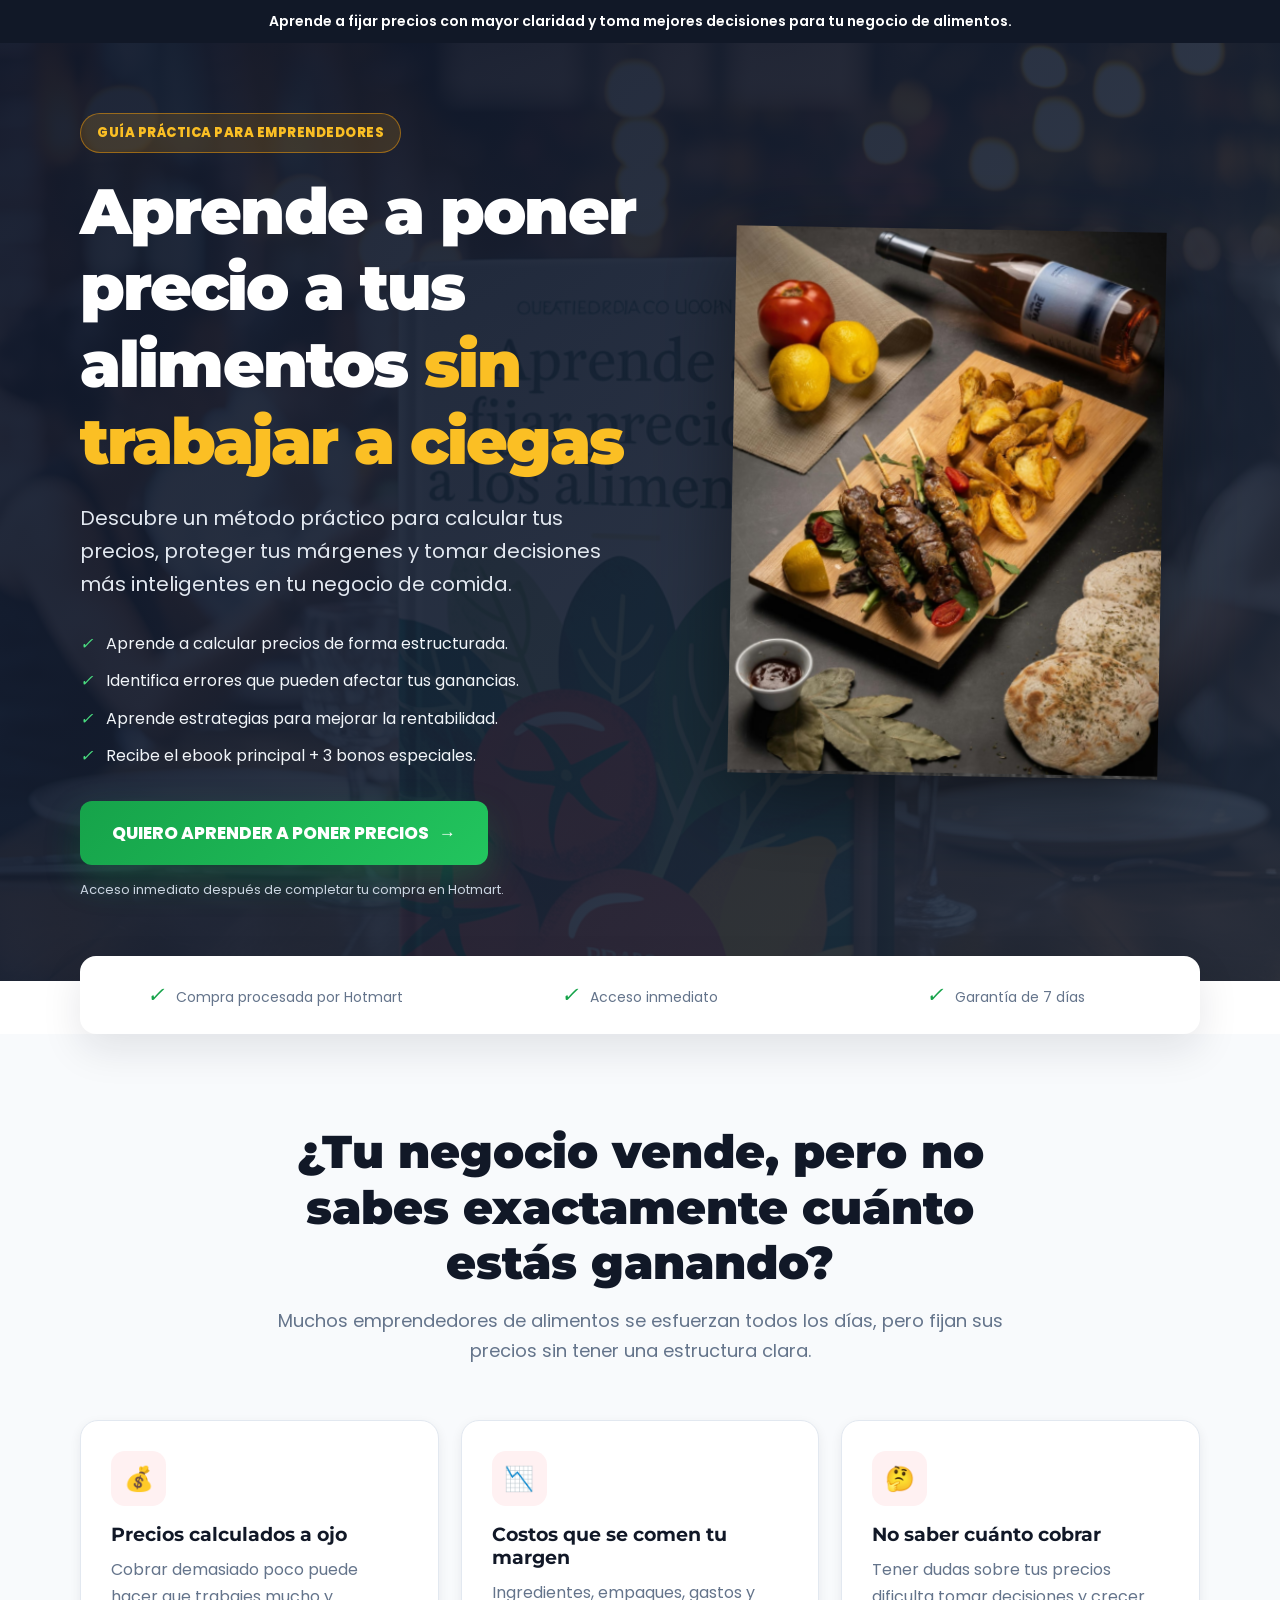
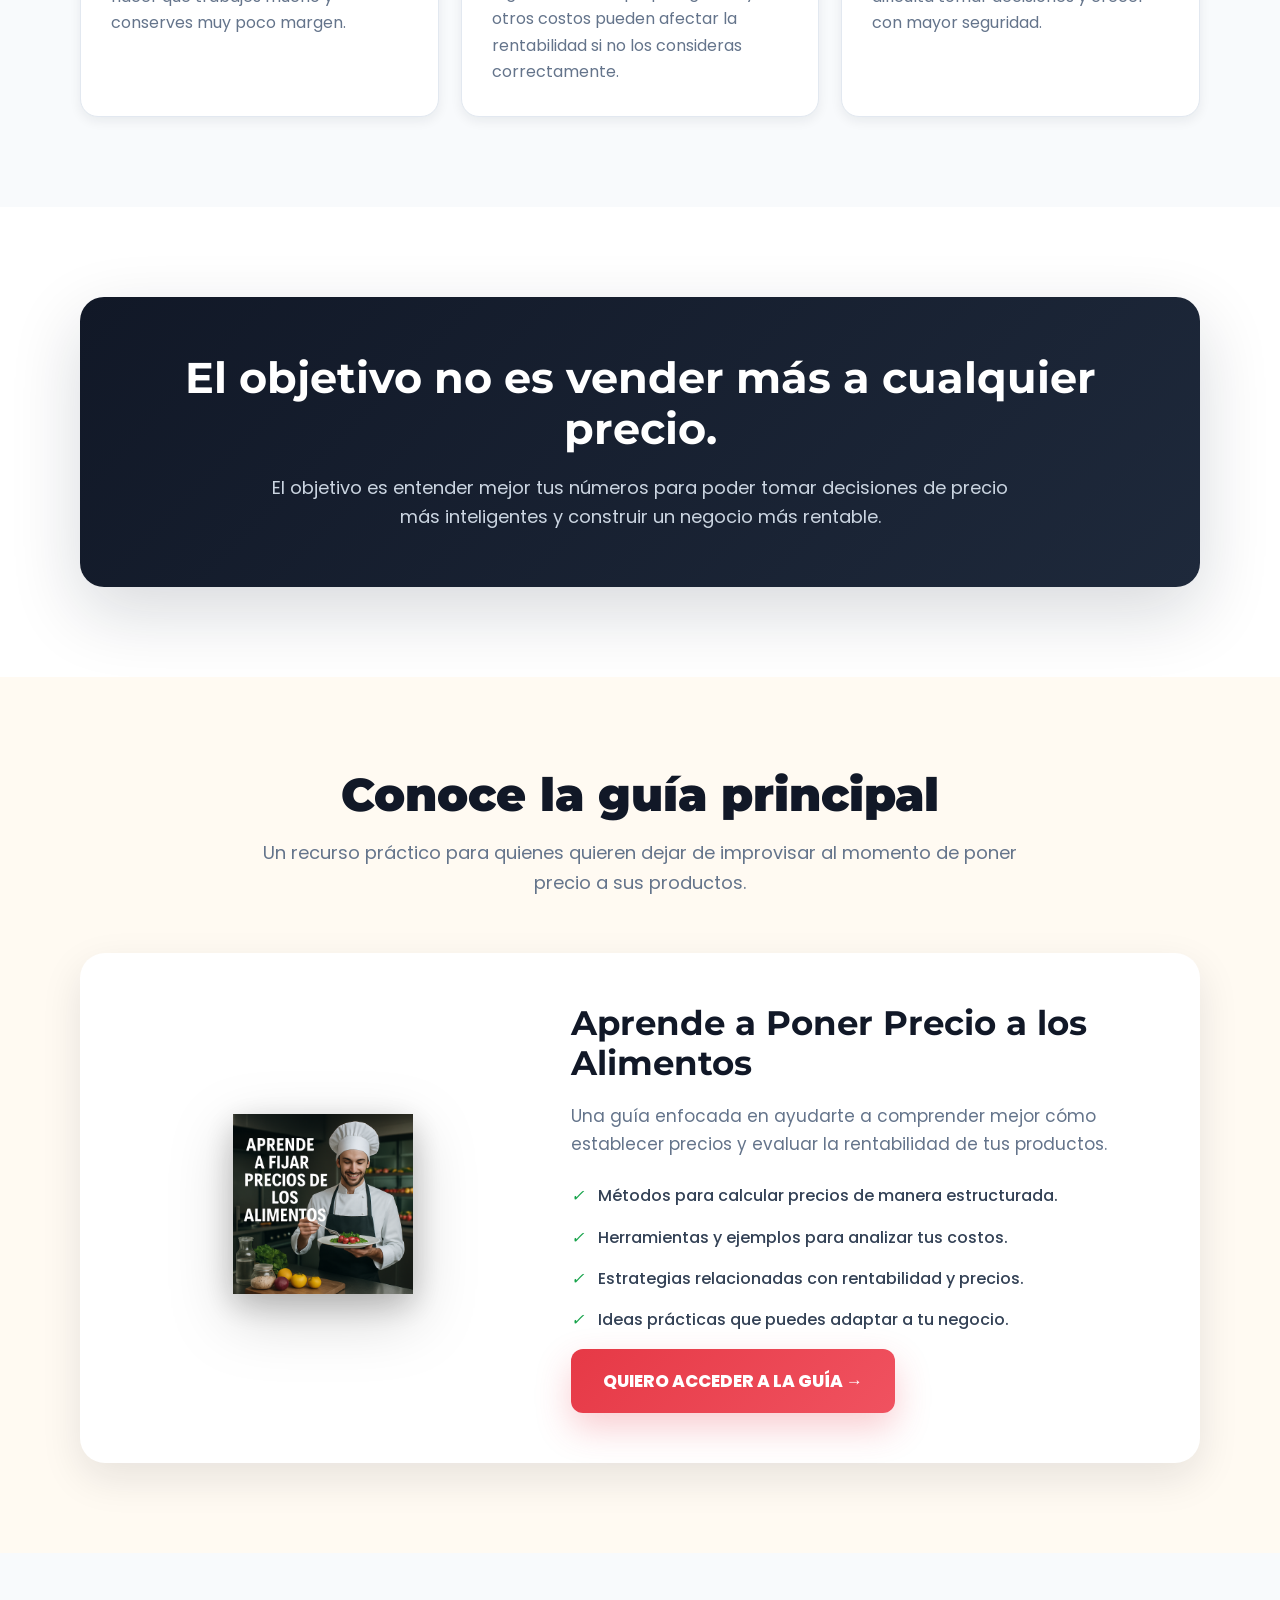
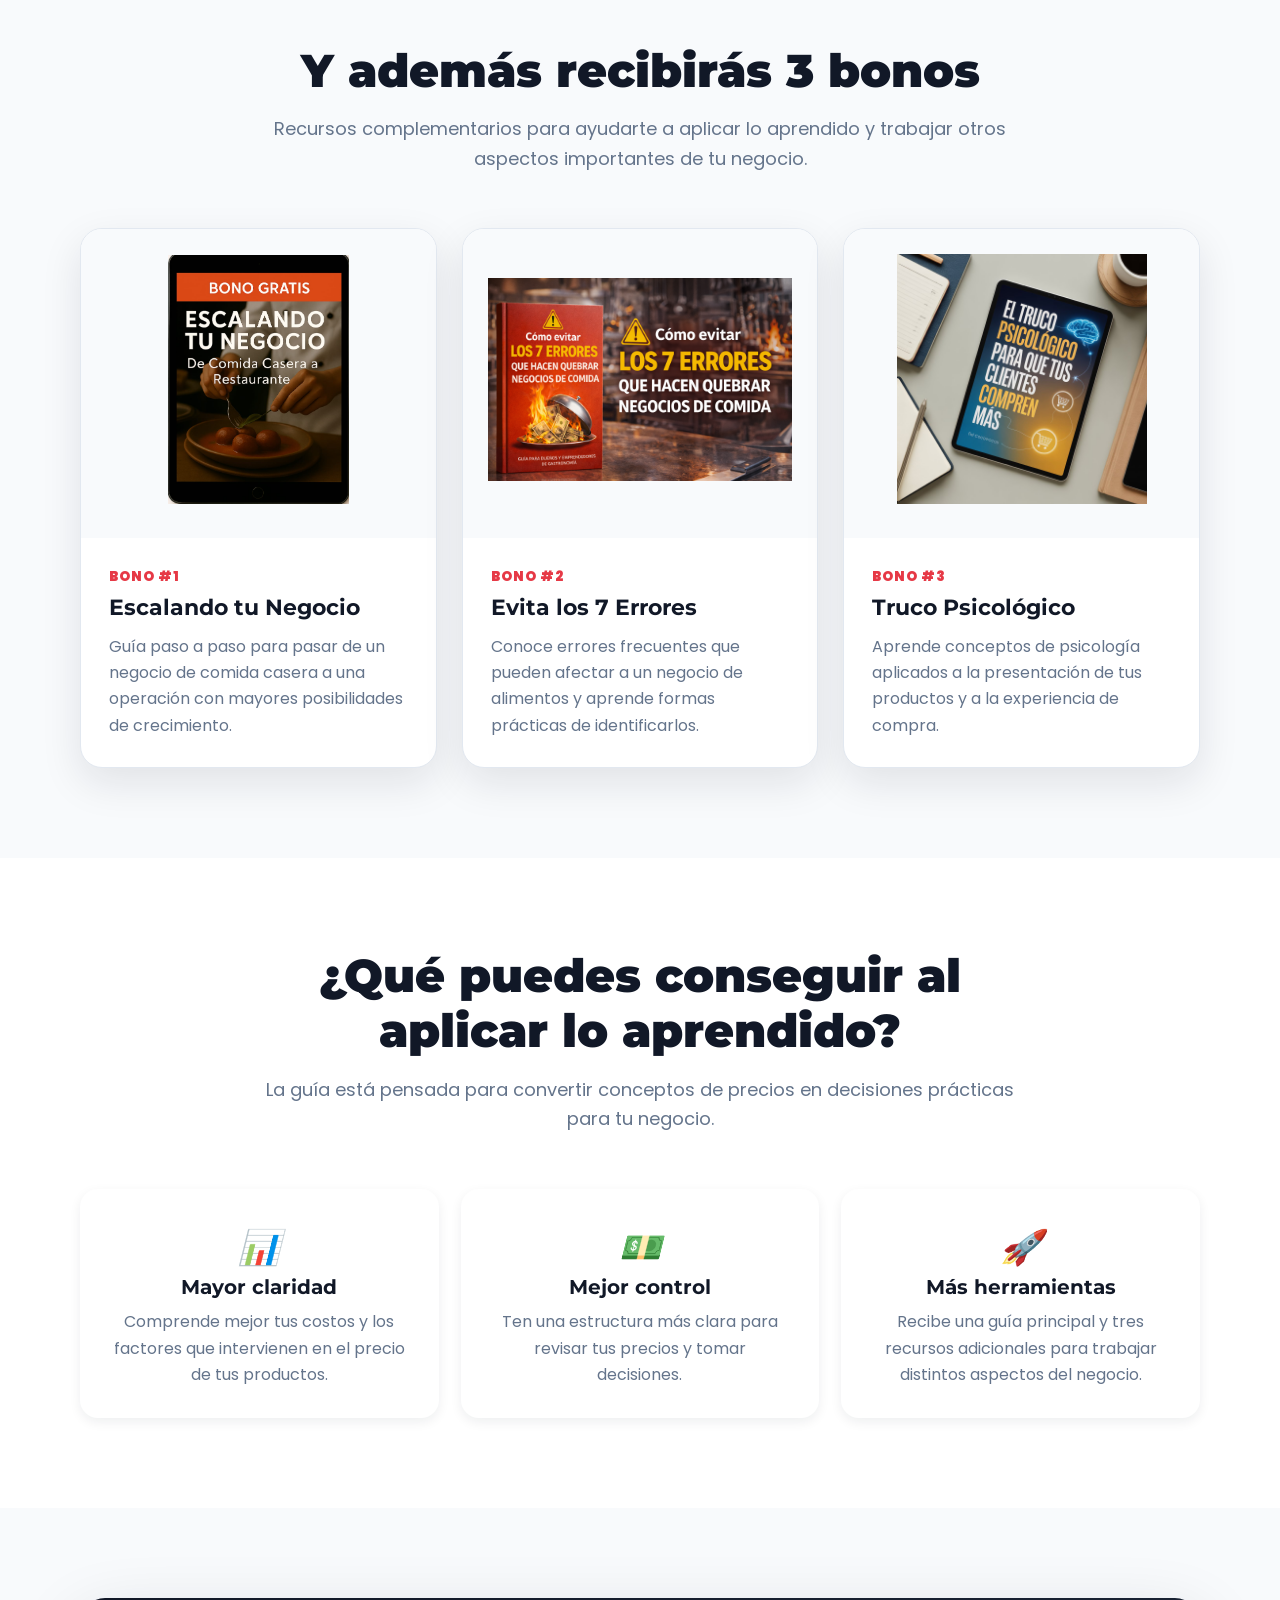
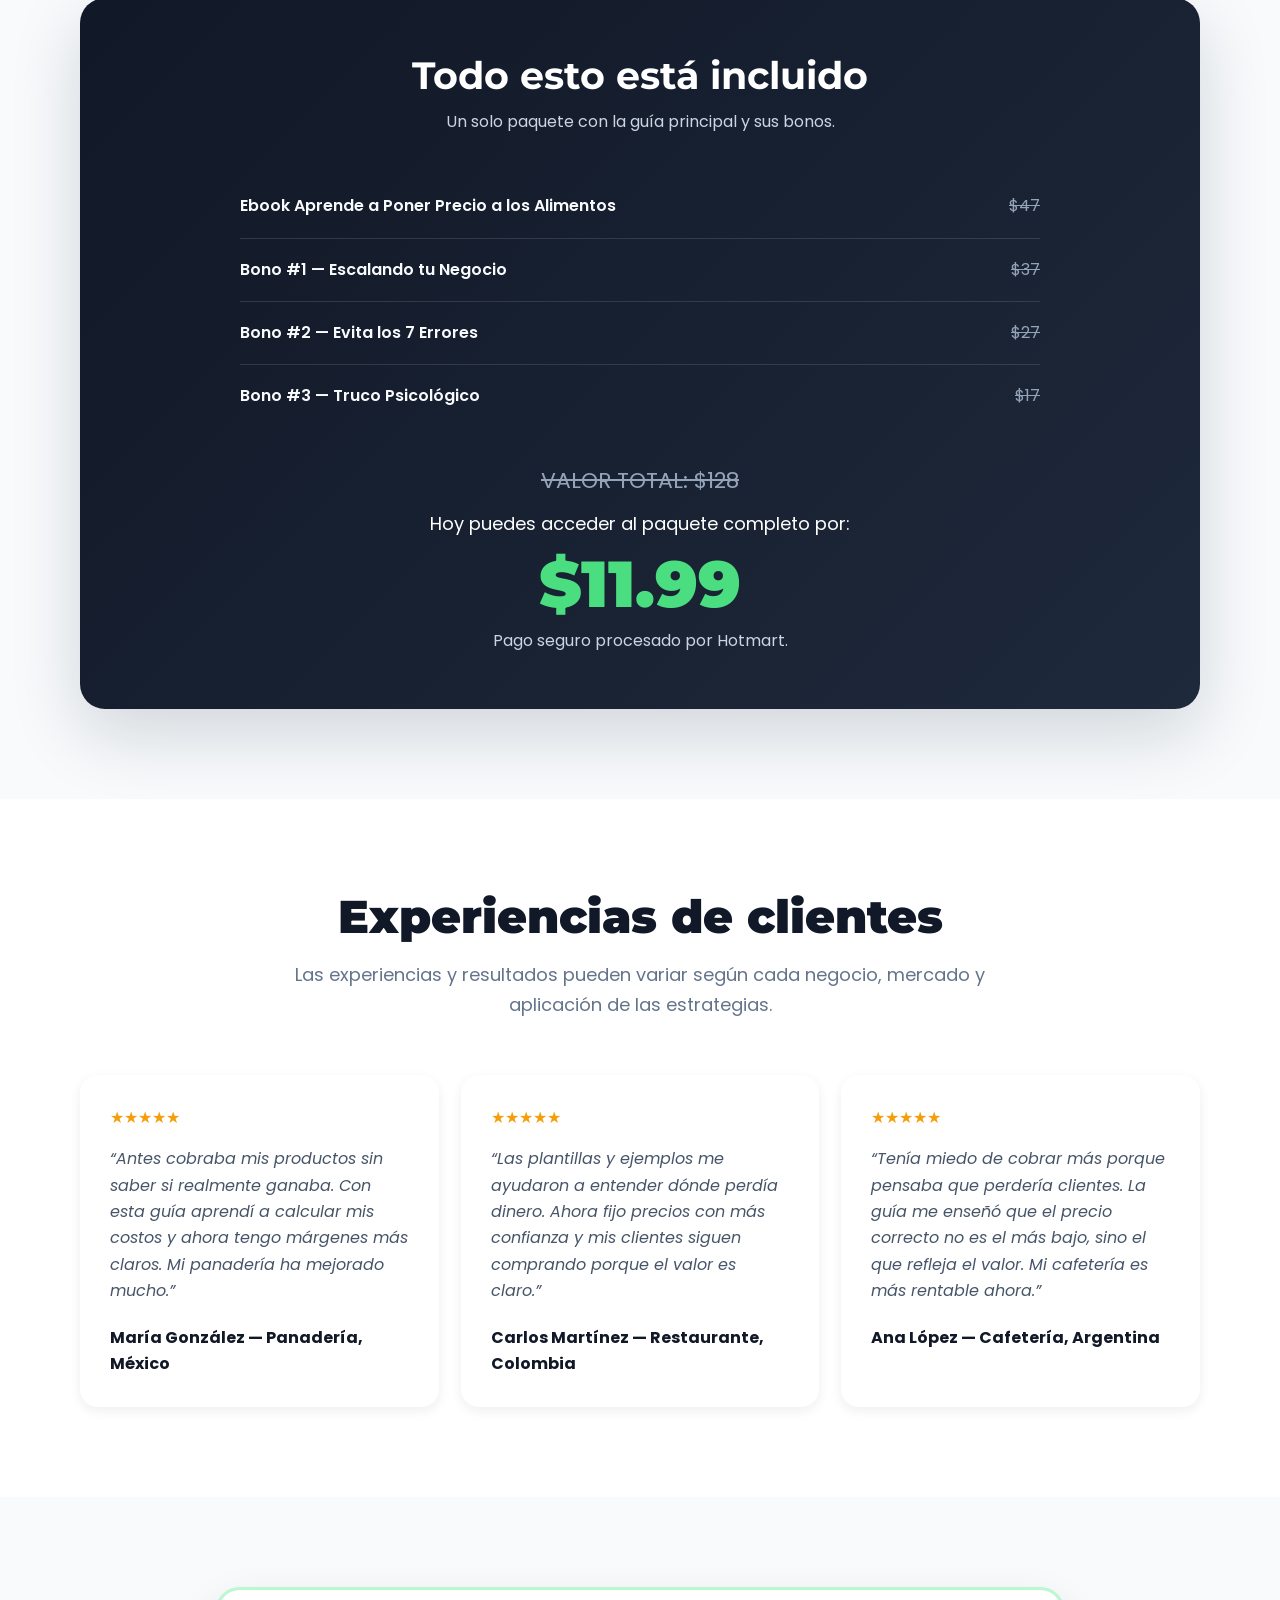
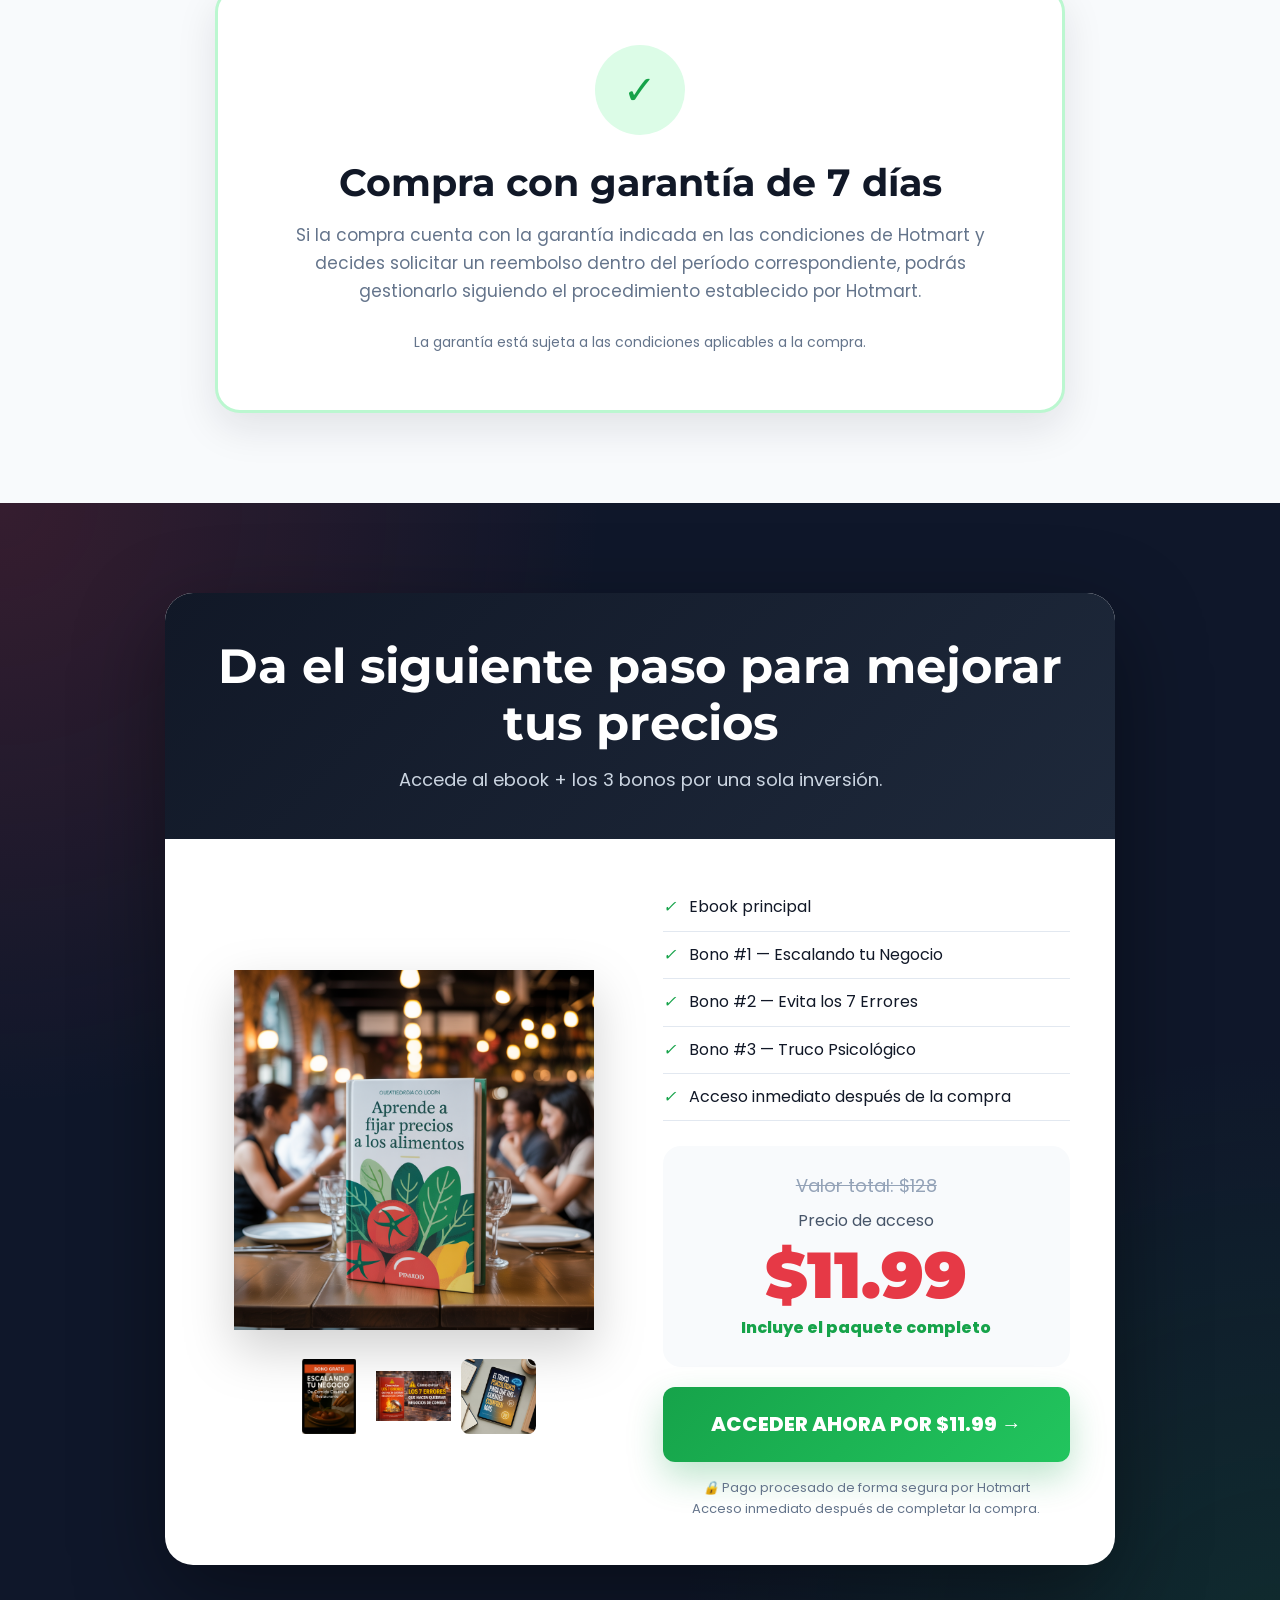
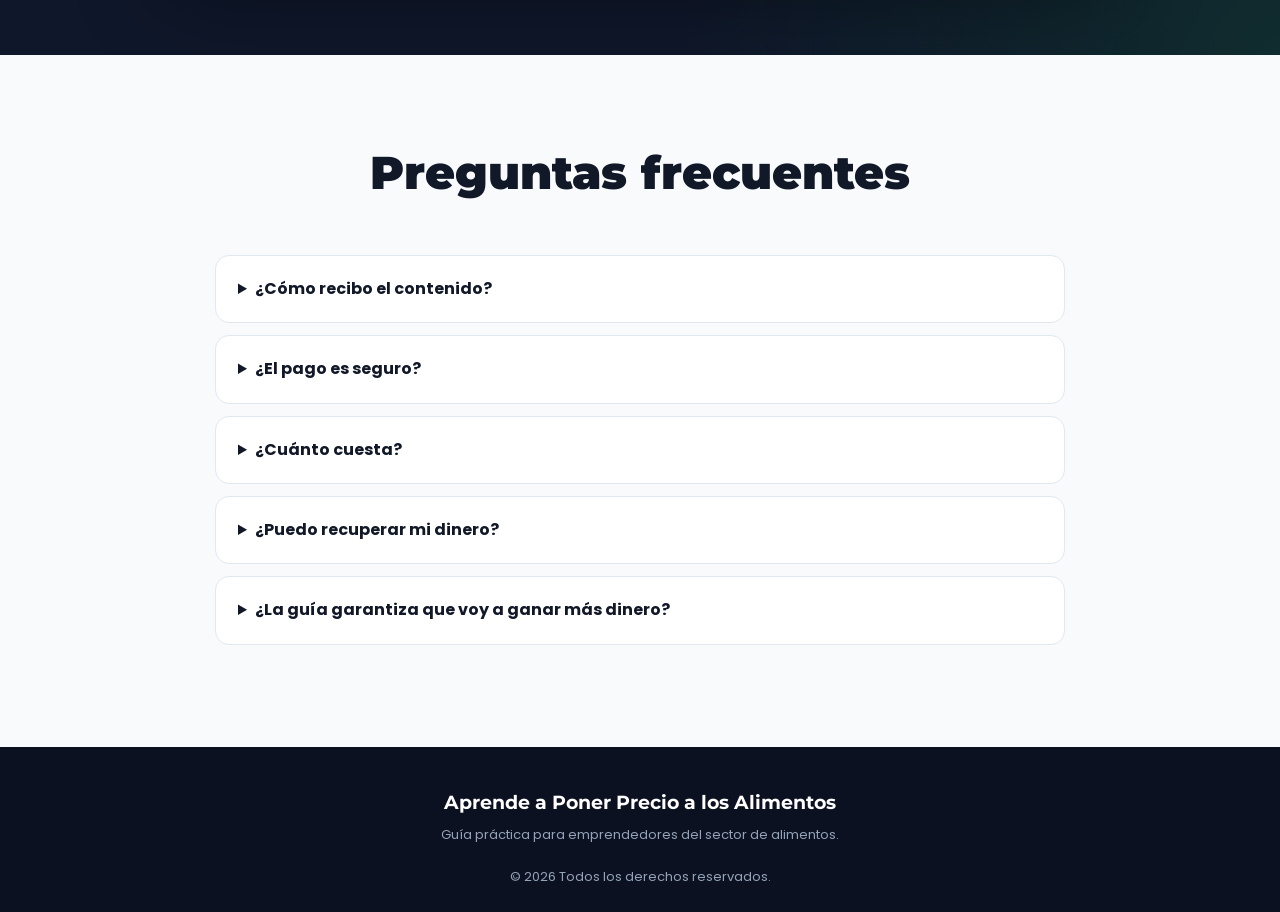
<file: index.html>
<!DOCTYPE html>
<html lang="es">
<head>
<meta charset="UTF-8">
<meta name="viewport" content="width=device-width, initial-scale=1.0">

<title>Aprende a Poner Precio a los Alimentos | Guía para Emprendedores</title>

<meta name="description" content="Aprende a calcular precios, proteger tus ganancias y tomar mejores decisiones en tu negocio de alimentos. Incluye ebook y 3 bonos especiales.">

<!-- =========================================================
     META PIXEL
     ========================================================= -->
<script>
!function(f,b,e,v,n,t,s)
{if(f.fbq)return;n=f.fbq=function(){n.callMethod?
n.callMethod.apply(n,arguments):n.queue.push(arguments)};
if(!f._fbq)f._fbq=n;n.push=n;n.loaded=!0;n.version='2.0';
n.queue=[];t=b.createElement(e);t.async=!0;t.src=v;
s=b.getElementsByTagName(e)[0];s.parentNode.insertBefore(t,s)}
(window, document,'script','https://connect.facebook.net/en_US/fbevents.js');

fbq('init', '1646156149348746');
fbq('track', 'PageView');
</script>

<noscript>
<img height="1" width="1" style="display:none"
src="https://www.facebook.com/tr?id=1646156149348746&ev=PageView&noscript=1"/>
</noscript>

<link rel="icon" type="image/png" href="Imagenes/portada 1.png">

<!-- =========================================================
     FUENTES
     ========================================================= -->
<link rel="preconnect" href="https://fonts.googleapis.com">
<link rel="preconnect" href="https://fonts.gstatic.com" crossorigin>
<link href="https://fonts.googleapis.com/css2?family=Montserrat:wght@400;500;600;700;800;900&family=Poppins:wght@400;500;600;700;800&display=swap" rel="stylesheet">

<style>

/* =========================================================
   VARIABLES
   ========================================================= */

:root{
    --red:#e63946;
    --red-dark:#c92f3c;
    --green:#16a34a;
    --green-dark:#12813b;
    --gold:#f59e0b;
    --dark:#111827;
    --dark2:#1f2937;
    --text:#334155;
    --muted:#64748b;
    --light:#f8fafc;
    --cream:#fffaf2;
    --white:#ffffff;

    --shadow-sm:0 4px 12px rgba(15,23,42,.07);
    --shadow:0 15px 40px rgba(15,23,42,.10);
    --shadow-lg:0 25px 70px rgba(15,23,42,.16);
}

/* =========================================================
   RESET
   ========================================================= */

*{
    margin:0;
    padding:0;
    box-sizing:border-box;
}

html{
    scroll-behavior:smooth;
}

body{
    font-family:'Poppins',sans-serif;
    color:var(--text);
    background:#fff;
    line-height:1.65;
    overflow-x:hidden;
}

img{
    max-width:100%;
}

a{
    text-decoration:none;
}

h1,h2,h3,h4{
    font-family:'Montserrat',sans-serif;
    line-height:1.2;
}

/* =========================================================
   TOP BAR
   ========================================================= */

.topbar{
    background:var(--dark);
    color:#fff;
    text-align:center;
    padding:10px 15px;
    font-size:14px;
    font-weight:600;
}

.topbar span{
    color:#fbbf24;
}

/* =========================================================
   CONTAINER
   ========================================================= */

.container{
    width:min(1120px,92%);
    margin:auto;
}

/* =========================================================
   BUTTONS
   ========================================================= */

.cta{
    display:inline-flex;
    align-items:center;
    justify-content:center;
    gap:10px;
    background:linear-gradient(135deg,var(--green),#22c55e);
    color:#fff;
    padding:18px 32px;
    border-radius:12px;
    font-weight:800;
    font-size:17px;
    box-shadow:0 15px 35px rgba(22,163,74,.28);
    transition:.25s ease;
    border:none;
    cursor:pointer;
    text-align:center;
}

.cta:hover{
    transform:translateY(-3px);
    box-shadow:0 20px 45px rgba(22,163,74,.36);
    color:#fff;
}

.cta-red{
    background:linear-gradient(135deg,var(--red),#f05260);
    box-shadow:0 15px 35px rgba(230,57,70,.25);
}

.cta-red:hover{
    box-shadow:0 20px 45px rgba(230,57,70,.35);
}

.cta-large{
    width:100%;
    font-size:20px;
    padding:21px 25px;
}

/* =========================================================
   HERO
   ========================================================= */

.hero{
    background:
        linear-gradient(135deg,rgba(15,23,42,.94),rgba(30,41,59,.88)),
        url('Imagenes/portada 2.webp') center/cover;
    padding:70px 0 80px;
    color:#fff;
}

.hero-grid{
    display:grid;
    grid-template-columns:1.05fr .95fr;
    align-items:center;
    gap:55px;
}

.hero-badge{
    display:inline-block;
    background:rgba(245,158,11,.15);
    border:1px solid rgba(245,158,11,.5);
    color:#fbbf24;
    padding:8px 16px;
    border-radius:30px;
    font-size:13px;
    font-weight:800;
    letter-spacing:.5px;
    margin-bottom:20px;
}

.hero h1{
    font-size:clamp(38px,5vw,64px);
    font-weight:900;
    letter-spacing:-2px;
    margin-bottom:22px;
}

.hero h1 span{
    color:#fbbf24;
}

.hero-subtitle{
    font-size:20px;
    color:#e2e8f0;
    max-width:650px;
    margin-bottom:30px;
}

.hero-list{
    list-style:none;
    margin-bottom:32px;
}

.hero-list li{
    margin:11px 0;
    font-size:16px;
    color:#f1f5f9;
}

.hero-list i{
    color:#4ade80;
    margin-right:9px;
}

.hero-image{
    text-align:center;
}

.hero-image img{
    width:min(430px,100%);
    filter:drop-shadow(0 25px 40px rgba(0,0,0,.45));
    transform:rotate(1deg);
}

/* =========================================================
   TRUST STRIP
   ========================================================= */

.trust-strip{
    background:#fff;
    box-shadow:var(--shadow);
    position:relative;
    z-index:5;
    margin-top:-25px;
    border-radius:16px;
    padding:22px;
}

.trust-grid{
    display:grid;
    grid-template-columns:repeat(3,1fr);
    gap:20px;
    text-align:center;
}

.trust-item{
    font-size:14px;
    color:var(--muted);
}

.trust-item i{
    color:var(--green);
    font-size:21px;
    margin-right:7px;
}

/* =========================================================
   SECTIONS
   ========================================================= */

.section{
    padding:90px 0;
}

.section-light{
    background:var(--light);
}

.section-cream{
    background:var(--cream);
}

.section-title{
    text-align:center;
    max-width:780px;
    margin:0 auto 55px;
}

.section-title h2{
    font-size:clamp(30px,4vw,46px);
    color:var(--dark);
    font-weight:900;
    margin-bottom:16px;
}

.section-title p{
    color:var(--muted);
    font-size:18px;
}

/* =========================================================
   PROBLEM
   ========================================================= */

.problem-grid{
    display:grid;
    grid-template-columns:repeat(3,1fr);
    gap:22px;
}

.problem-card{
    background:#fff;
    padding:30px;
    border-radius:18px;
    box-shadow:var(--shadow-sm);
    border:1px solid #e2e8f0;
}

.problem-icon{
    width:55px;
    height:55px;
    border-radius:14px;
    display:flex;
    align-items:center;
    justify-content:center;
    background:#fff1f2;
    color:var(--red);
    font-size:24px;
    margin-bottom:18px;
}

.problem-card h3{
    color:var(--dark);
    font-size:19px;
    margin-bottom:10px;
}

.problem-card p{
    color:var(--muted);
}

/* =========================================================
   TRANSITION
   ========================================================= */

.transition-box{
    background:linear-gradient(135deg,#111827,#1e293b);
    color:#fff;
    border-radius:24px;
    padding:55px;
    text-align:center;
    box-shadow:var(--shadow-lg);
}

.transition-box h2{
    font-size:clamp(29px,4vw,43px);
    margin-bottom:18px;
}

.transition-box p{
    max-width:750px;
    margin:auto;
    color:#cbd5e1;
    font-size:18px;
}

/* =========================================================
   PRODUCT
   ========================================================= */

.product-box{
    display:grid;
    grid-template-columns:.8fr 1.2fr;
    gap:55px;
    align-items:center;
    background:#fff;
    padding:50px;
    border-radius:25px;
    box-shadow:var(--shadow);
}

.product-cover{
    text-align:center;
}

.product-cover img{
    max-height:470px;
    filter:drop-shadow(0 20px 30px rgba(0,0,0,.18));
}

.product-content h3{
    font-size:34px;
    color:var(--dark);
    margin-bottom:18px;
}

.product-content p{
    color:var(--muted);
    font-size:17px;
    margin-bottom:25px;
}

.check-list{
    list-style:none;
}

.check-list li{
    margin:15px 0;
    color:#334155;
    font-weight:500;
}

.check-list i{
    color:var(--green);
    margin-right:10px;
}

/* =========================================================
   BONUSES
   ========================================================= */

.bonus-grid{
    display:grid;
    grid-template-columns:repeat(3,1fr);
    gap:25px;
}

.bonus{
    background:#fff;
    border-radius:22px;
    overflow:hidden;
    box-shadow:var(--shadow);
    border:1px solid #e2e8f0;
    transition:.25s;
}

.bonus:hover{
    transform:translateY(-7px);
}

.bonus-image{
    background:#f8fafc;
    padding:25px;
    text-align:center;
}

.bonus-image img{
    height:250px;
    object-fit:contain;
}

.bonus-content{
    padding:28px;
}

.bonus-number{
    color:var(--red);
    font-weight:900;
    font-size:13px;
    letter-spacing:1px;
}

.bonus h3{
    color:var(--dark);
    font-size:22px;
    margin:8px 0 12px;
}

.bonus p{
    color:var(--muted);
}

/* =========================================================
   VALUE
   ========================================================= */

.value-box{
    background:linear-gradient(135deg,#111827,#1e293b);
    color:#fff;
    border-radius:25px;
    padding:55px;
    box-shadow:var(--shadow-lg);
}

.value-title{
    text-align:center;
    margin-bottom:40px;
}

.value-title h2{
    font-size:38px;
    margin-bottom:10px;
}

.value-items{
    max-width:800px;
    margin:auto;
}

.value-item{
    display:flex;
    justify-content:space-between;
    gap:20px;
    align-items:center;
    padding:18px 0;
    border-bottom:1px solid rgba(255,255,255,.12);
}

.value-item:last-child{
    border-bottom:none;
}

.value-item span:first-child{
    color:#f8fafc;
    font-weight:600;
}

.old-price{
    color:#94a3b8;
    text-decoration:line-through;
}

.total-value{
    text-align:center;
    margin-top:35px;
}

.total-value .old{
    color:#94a3b8;
    text-decoration:line-through;
    font-size:22px;
}

.total-value .today{
    font-size:18px;
    margin-top:10px;
}

.price{
    font-family:'Montserrat';
    font-size:65px;
    font-weight:900;
    color:#4ade80;
    line-height:1;
    margin:12px 0;
}

.price-note{
    color:#cbd5e1;
}

/* =========================================================
   WHY BUY
   ========================================================= */

.benefit-grid{
    display:grid;
    grid-template-columns:repeat(3,1fr);
    gap:22px;
}

.benefit{
    background:#fff;
    padding:30px;
    border-radius:18px;
    box-shadow:var(--shadow-sm);
    text-align:center;
}

.benefit i{
    font-size:34px;
    color:var(--green);
    margin-bottom:18px;
}

.benefit h3{
    color:var(--dark);
    font-size:20px;
    margin-bottom:10px;
}

.benefit p{
    color:var(--muted);
}

/* =========================================================
   TESTIMONIALS
   ========================================================= */

.testimonial-note{
    background:#fffbeb;
    border:1px solid #fde68a;
    padding:18px;
    border-radius:12px;
    color:#92400e;
    max-width:800px;
    margin:0 auto 35px;
    text-align:center;
    font-size:14px;
}

.testimonials{
    display:grid;
    grid-template-columns:repeat(3,1fr);
    gap:22px;
}

.testimonial{
    background:#fff;
    padding:30px;
    border-radius:18px;
    box-shadow:var(--shadow-sm);
}

.stars{
    color:#f59e0b;
    margin-bottom:15px;
}

.testimonial p{
    color:#475569;
    font-style:italic;
}

.testimonial strong{
    display:block;
    margin-top:20px;
    color:var(--dark);
}

/* =========================================================
   GUARANTEE
   ========================================================= */

.guarantee{
    max-width:850px;
    margin:auto;
    background:#fff;
    border-radius:25px;
    padding:55px;
    text-align:center;
    box-shadow:var(--shadow);
    border:3px solid #bbf7d0;
}

.guarantee-icon{
    width:90px;
    height:90px;
    border-radius:50%;
    margin:0 auto 25px;
    display:flex;
    align-items:center;
    justify-content:center;
    background:#dcfce7;
    color:var(--green);
    font-size:40px;
}

.guarantee h2{
    color:var(--dark);
    font-size:38px;
    margin-bottom:15px;
}

.guarantee p{
    color:var(--muted);
    font-size:17px;
}

/* =========================================================
   FINAL OFFER
   ========================================================= */

.final-section{
    background:
        radial-gradient(circle at top left,rgba(230,57,70,.18),transparent 35%),
        radial-gradient(circle at bottom right,rgba(22,163,74,.15),transparent 35%),
        #0f172a;
    color:#fff;
}

.final-offer{
    max-width:950px;
    margin:auto;
    background:#fff;
    color:var(--dark);
    border-radius:28px;
    overflow:hidden;
    box-shadow:0 30px 90px rgba(0,0,0,.4);
}

.final-header{
    background:linear-gradient(135deg,#111827,#1e293b);
    color:#fff;
    padding:45px 35px;
    text-align:center;
}

.final-header h2{
    font-size:clamp(32px,4vw,48px);
    margin-bottom:12px;
}

.final-header p{
    color:#cbd5e1;
    font-size:18px;
}

.final-body{
    padding:45px;
}

.final-grid{
    display:grid;
    grid-template-columns:1fr 1fr;
    gap:45px;
    align-items:center;
}

.final-images{
    text-align:center;
}

.final-main-image{
    max-height:360px;
    filter:drop-shadow(0 20px 25px rgba(0,0,0,.18));
}

.mini-bonuses{
    display:flex;
    justify-content:center;
    gap:10px;
    margin-top:20px;
}

.mini-bonuses img{
    height:75px;
    width:75px;
    object-fit:contain;
    border-radius:8px;
}

.final-list{
    list-style:none;
    margin-bottom:25px;
}

.final-list li{
    padding:10px 0;
    border-bottom:1px solid #e2e8f0;
}

.final-list i{
    color:var(--green);
    margin-right:9px;
}

.final-price{
    text-align:center;
    background:#f8fafc;
    border-radius:18px;
    padding:25px;
    margin-bottom:20px;
}

.final-old{
    color:#94a3b8;
    text-decoration:line-through;
    font-size:18px;
}

.final-price-label{
    color:#475569;
    margin-top:7px;
}

.final-number{
    color:var(--red);
    font-family:'Montserrat';
    font-weight:900;
    font-size:65px;
    line-height:1;
    margin:8px 0;
}

.savings{
    color:var(--green);
    font-weight:800;
}

.secure{
    text-align:center;
    color:#64748b;
    font-size:13px;
    margin-top:15px;
}

.secure i{
    color:var(--green);
}

/* =========================================================
   FAQ
   ========================================================= */

.faq{
    max-width:850px;
    margin:auto;
}

details{
    background:#fff;
    border:1px solid #e2e8f0;
    border-radius:14px;
    margin-bottom:12px;
    padding:20px 22px;
}

summary{
    cursor:pointer;
    font-weight:700;
    color:var(--dark);
}

details p{
    color:var(--muted);
    padding-top:15px;
}

/* =========================================================
   FOOTER
   ========================================================= */

footer{
    background:#0b1120;
    color:#94a3b8;
    padding:45px 0 25px;
    text-align:center;
}

footer h3{
    color:#fff;
    margin-bottom:10px;
}

footer p{
    font-size:13px;
}

/* =========================================================
   MOBILE STICKY CTA
   ========================================================= */

.mobile-cta{
    display:none;
}

/* =========================================================
   RESPONSIVE
   ========================================================= */

@media(max-width:900px){

    .hero-grid,
    .product-box,
    .final-grid{
        grid-template-columns:1fr;
    }

    .hero{
        padding-top:55px;
    }

    .hero-content{
        text-align:center;
    }

    .hero-subtitle{
        margin-left:auto;
        margin-right:auto;
    }

    .hero-list{
        text-align:left;
        max-width:520px;
        margin-left:auto;
        margin-right:auto;
    }

    .hero-image{
        order:-1;
    }

    .hero-image img{
        max-width:320px;
    }

    .problem-grid,
    .bonus-grid,
    .benefit-grid,
    .testimonials{
        grid-template-columns:1fr;
    }

    .product-box{
        padding:30px;
    }

    .transition-box,
    .value-box,
    .guarantee{
        padding:35px 25px;
    }

    .final-body{
        padding:30px 20px;
    }

}

@media(max-width:600px){

    .topbar{
        font-size:12px;
    }

    .hero{
        padding:45px 0 70px;
    }

    .hero h1{
        font-size:38px;
        letter-spacing:-1px;
    }

    .hero-subtitle{
        font-size:17px;
    }

    .cta{
        width:100%;
    }

    .trust-grid{
        grid-template-columns:1fr;
    }

    .section{
        padding:65px 0;
    }

    .section-title{
        margin-bottom:35px;
    }

    .section-title h2{
        font-size:30px;
    }

    .product-content h3{
        font-size:27px;
    }

    .price,
    .final-number{
        font-size:52px;
    }

    .value-item{
        align-items:flex-start;
    }

    .value-item span:first-child{
        font-size:14px;
    }

    .mobile-cta{
        display:block;
        position:fixed;
        bottom:0;
        left:0;
        right:0;
        background:#fff;
        padding:10px;
        box-shadow:0 -5px 25px rgba(0,0,0,.15);
        z-index:9999;
    }

    .mobile-cta a{
        display:block;
        background:var(--green);
        color:#fff;
        text-align:center;
        padding:14px;
        border-radius:10px;
        font-weight:900;
        font-size:16px;
    }

    body{
        padding-bottom:70px;
    }

}

</style>
</head>

<body>

<!-- =========================================================
     BARRA SUPERIOR
     ========================================================= -->

<div class="topbar">
    Aprende a fijar precios con mayor claridad y toma mejores decisiones para tu negocio de alimentos.
</div>


<!-- =========================================================
     HERO
     ========================================================= -->

<section class="hero" id="inicio">

    <div class="container">

        <div class="hero-grid">

            <div class="hero-content">

                <div class="hero-badge">
                    GUÍA PRÁCTICA PARA EMPRENDEDORES
                </div>

                <h1>
                    Aprende a poner precio a tus alimentos
                    <span>sin trabajar a ciegas</span>
                </h1>

                <p class="hero-subtitle">
                    Descubre un método práctico para calcular tus precios,
                    proteger tus márgenes y tomar decisiones más inteligentes
                    en tu negocio de comida.
                </p>

                <ul class="hero-list">

                    <li>
                        <i>✓</i>
                        Aprende a calcular precios de forma estructurada.
                    </li>

                    <li>
                        <i>✓</i>
                        Identifica errores que pueden afectar tus ganancias.
                    </li>

                    <li>
                        <i>✓</i>
                        Aprende estrategias para mejorar la rentabilidad.
                    </li>

                    <li>
                        <i>✓</i>
                        Recibe el ebook principal + 3 bonos especiales.
                    </li>

                </ul>

                <a
                    href="https://pay.hotmart.com/K99196229I?checkoutMode=10"
                    class="cta"
                    target="_blank"
                    rel="noopener"
                    data-hotmart-checkout
                >
                    QUIERO APRENDER A PONER PRECIOS
                    <span>→</span>
                </a>

                <p style="margin-top:14px;font-size:13px;color:#cbd5e1;">
                    Acceso inmediato después de completar tu compra en Hotmart.
                </p>

            </div>

            <div class="hero-image">

                <img
                    src="Imagenes/portada 2.png"
                    alt="Ebook Aprende a Poner Precio a los Alimentos"
                    fetchpriority="high"
                >

            </div>

        </div>

    </div>

</section>


<!-- =========================================================
     CONFIANZA
     ========================================================= -->

<div class="container">

    <div class="trust-strip">

        <div class="trust-grid">

            <div class="trust-item">
                <i>✓</i>
                Compra procesada por Hotmart
            </div>

            <div class="trust-item">
                <i>✓</i>
                Acceso inmediato
            </div>

            <div class="trust-item">
                <i>✓</i>
                Garantía de 7 días
            </div>

        </div>

    </div>

</div>


<!-- =========================================================
     PROBLEMA
     ========================================================= -->

<section class="section section-light">

    <div class="container">

        <div class="section-title">

            <h2>
                ¿Tu negocio vende, pero no sabes exactamente cuánto estás ganando?
            </h2>

            <p>
                Muchos emprendedores de alimentos se esfuerzan todos los días,
                pero fijan sus precios sin tener una estructura clara.
            </p>

        </div>

        <div class="problem-grid">

            <div class="problem-card">

                <div class="problem-icon">💰</div>

                <h3>
                    Precios calculados a ojo
                </h3>

                <p>
                    Cobrar demasiado poco puede hacer que trabajes mucho
                    y conserves muy poco margen.
                </p>

            </div>

            <div class="problem-card">

                <div class="problem-icon">📉</div>

                <h3>
                    Costos que se comen tu margen
                </h3>

                <p>
                    Ingredientes, empaques, gastos y otros costos pueden
                    afectar la rentabilidad si no los consideras correctamente.
                </p>

            </div>

            <div class="problem-card">

                <div class="problem-icon">🤔</div>

                <h3>
                    No saber cuánto cobrar
                </h3>

                <p>
                    Tener dudas sobre tus precios dificulta tomar decisiones
                    y crecer con mayor seguridad.
                </p>

            </div>

        </div>

    </div>

</section>


<!-- =========================================================
     TRANSICIÓN
     ========================================================= -->

<section class="section">

    <div class="container">

        <div class="transition-box">

            <h2>
                El objetivo no es vender más a cualquier precio.
            </h2>

            <p>
                El objetivo es entender mejor tus números para poder tomar
                decisiones de precio más inteligentes y construir un negocio
                más rentable.
            </p>

        </div>

    </div>

</section>


<!-- =========================================================
     PRODUCTO
     ========================================================= -->

<section class="section section-cream" id="contenido">

    <div class="container">

        <div class="section-title">

            <h2>
                Conoce la guía principal
            </h2>

            <p>
                Un recurso práctico para quienes quieren dejar de improvisar
                al momento de poner precio a sus productos.
            </p>

        </div>

        <div class="product-box">

            <div class="product-cover">

                <img src="Imagenes/portada 1.png" alt="Ebook" class="img-fluid rounded mb-3" style="max-height: 180px; box-shadow: 0 10px 30px rgba(0,0,0,0.2);">

            </div>

            <div class="product-content">

                <h3>
                    Aprende a Poner Precio a los Alimentos
                </h3>

                <p>
                    Una guía enfocada en ayudarte a comprender mejor cómo
                    establecer precios y evaluar la rentabilidad de tus productos.
                </p>

                <ul class="check-list">

                    <li>
                        <i>✓</i>
                        Métodos para calcular precios de manera estructurada.
                    </li>

                    <li>
                        <i>✓</i>
                        Herramientas y ejemplos para analizar tus costos.
                    </li>

                    <li>
                        <i>✓</i>
                        Estrategias relacionadas con rentabilidad y precios.
                    </li>

                    <li>
                        <i>✓</i>
                        Ideas prácticas que puedes adaptar a tu negocio.
                    </li>

                </ul>

                <a
                    href="https://pay.hotmart.com/K99196229I?checkoutMode=10"
                    class="cta cta-red"
                    target="_blank"
                    rel="noopener"
                    data-hotmart-checkout
                >
                    QUIERO ACCEDER A LA GUÍA →
                </a>

            </div>

        </div>

    </div>

</section>


<!-- =========================================================
     BONOS
     ========================================================= -->

<section class="section section-light">

    <div class="container">

        <div class="section-title">

            <h2>
                Y además recibirás 3 bonos
            </h2>

            <p>
                Recursos complementarios para ayudarte a aplicar lo aprendido
                y trabajar otros aspectos importantes de tu negocio.
            </p>

        </div>

        <div class="bonus-grid">

            <!-- BONO 1 -->

            <div class="bonus">

                <div class="bonus-image">

                    <img
                        src="Imagenes/BONO 1.png"
                        alt="Bono 1 Escalando tu Negocio"
                        loading="lazy"
                    >

                </div>

                <div class="bonus-content">

                    <div class="bonus-number">
                        BONO #1
                    </div>

                    <h3>
                        Escalando tu Negocio
                    </h3>

                    <p>
                        Guía paso a paso para pasar de un negocio de comida
                        casera a una operación con mayores posibilidades de crecimiento.
                    </p>

                </div>

            </div>


            <!-- BONO 2 -->

            <div class="bonus">

                <div class="bonus-image">

                    <img
                        src="Imagenes/Bono 2.png"
                        alt="Bono 2 Evita los 7 Errores"
                        loading="lazy"
                    >

                </div>

                <div class="bonus-content">

                    <div class="bonus-number">
                        BONO #2
                    </div>

                    <h3>
                        Evita los 7 Errores
                    </h3>

                    <p>
                        Conoce errores frecuentes que pueden afectar a un negocio
                        de alimentos y aprende formas prácticas de identificarlos.
                    </p>

                </div>

            </div>


            <!-- BONO 3 -->

            <div class="bonus">

                <div class="bonus-image">

                    <img
                        src="Imagenes/Bono 3.jpeg"
                        alt="Bono 3 Truco Psicológico"
                        loading="lazy"
                    >

                </div>

                <div class="bonus-content">

                    <div class="bonus-number">
                        BONO #3
                    </div>

                    <h3>
                        Truco Psicológico
                    </h3>

                    <p>
                        Aprende conceptos de psicología aplicados a la presentación
                        de tus productos y a la experiencia de compra.
                    </p>

                </div>

            </div>

        </div>

    </div>

</section>


<!-- =========================================================
     BENEFICIOS
     ========================================================= -->

<section class="section">

    <div class="container">

        <div class="section-title">

            <h2>
                ¿Qué puedes conseguir al aplicar lo aprendido?
            </h2>

            <p>
                La guía está pensada para convertir conceptos de precios
                en decisiones prácticas para tu negocio.
            </p>

        </div>

        <div class="benefit-grid">

            <div class="benefit">

                <div>
                    <i>📊</i>
                </div>

                <h3>
                    Mayor claridad
                </h3>

                <p>
                    Comprende mejor tus costos y los factores que intervienen
                    en el precio de tus productos.
                </p>

            </div>

            <div class="benefit">

                <div>
                    <i>💵</i>
                </div>

                <h3>
                    Mejor control
                </h3>

                <p>
                    Ten una estructura más clara para revisar tus precios
                    y tomar decisiones.
                </p>

            </div>

            <div class="benefit">

                <div>
                    <i>🚀</i>
                </div>

                <h3>
                    Más herramientas
                </h3>

                <p>
                    Recibe una guía principal y tres recursos adicionales
                    para trabajar distintos aspectos del negocio.
                </p>

            </div>

        </div>

    </div>

</section>


<!-- =========================================================
     VALOR
     ========================================================= -->

<section class="section section-light">

    <div class="container">

        <div class="value-box">

            <div class="value-title">

                <h2>
                    Todo esto está incluido
                </h2>

                <p style="color:#cbd5e1;">
                    Un solo paquete con la guía principal y sus bonos.
                </p>

            </div>

            <div class="value-items">

                <div class="value-item">

                    <span>
                        Ebook Aprende a Poner Precio a los Alimentos
                    </span>

                    <span class="old-price">
                        $47
                    </span>

                </div>

                <div class="value-item">

                    <span>
                        Bono #1 — Escalando tu Negocio
                    </span>

                    <span class="old-price">
                        $37
                    </span>

                </div>

                <div class="value-item">

                    <span>
                        Bono #2 — Evita los 7 Errores
                    </span>

                    <span class="old-price">
                        $27
                    </span>

                </div>

                <div class="value-item">

                    <span>
                        Bono #3 — Truco Psicológico
                    </span>

                    <span class="old-price">
                        $17
                    </span>

                </div>

            </div>

            <div class="total-value">

                <div class="old">
                    VALOR TOTAL: $128
                </div>

                <div class="today">
                    Hoy puedes acceder al paquete completo por:
                </div>

                <div class="price">
                    $11.99
                </div>

                <div class="price-note">
                    Pago seguro procesado por Hotmart.
                </div>

            </div>

        </div>

    </div>

</section>


<!-- =========================================================
     TESTIMONIOS
     ========================================================= -->

<section class="section">

    <div class="container">

        <div class="section-title">

            <h2>
                Experiencias de clientes
            </h2>

            <p>
                Las experiencias y resultados pueden variar según cada negocio,
                mercado y aplicación de las estrategias.
            </p>

        </div>

        <div class="testimonials">

            <div class="testimonial">

                <div class="stars">
                    ★★★★★
                </div>

                <p>
                    “Antes cobraba mis productos sin saber si realmente ganaba. Con esta guía aprendí a calcular mis costos y ahora tengo márgenes más claros. Mi panadería ha mejorado mucho.”
                </p>

                <strong>
                    María González — Panadería, México
                </strong>

            </div>

            <div class="testimonial">

                <div class="stars">
                    ★★★★★
                </div>

                <p>
                    “Las plantillas y ejemplos me ayudaron a entender dónde perdía dinero. Ahora fijo precios con más confianza y mis clientes siguen comprando porque el valor es claro.”
                </p>

                <strong>
                    Carlos Martínez — Restaurante, Colombia
                </strong>

            </div>

            <div class="testimonial">

                <div class="stars">
                    ★★★★★
                </div>

                <p>
                    “Tenía miedo de cobrar más porque pensaba que perdería clientes. La guía me enseñó que el precio correcto no es el más bajo, sino el que refleja el valor. Mi cafetería es más rentable ahora.”
                </p>

                <strong>
                    Ana López — Cafetería, Argentina
                </strong>

            </div>

        </div>

    </div>

</section>


<!-- =========================================================
     GARANTÍA
     ========================================================= -->

<section class="section section-light" id="garantia">

    <div class="container">

        <div class="guarantee">

            <div class="guarantee-icon">
                ✓
            </div>

            <h2>
                Compra con garantía de 7 días
            </h2>

            <p>
                Si la compra cuenta con la garantía indicada en las condiciones
                de Hotmart y decides solicitar un reembolso dentro del período
                correspondiente, podrás gestionarlo siguiendo el procedimiento
                establecido por Hotmart.
            </p>

            <br>

            <p style="font-size:14px;">
                La garantía está sujeta a las condiciones aplicables a la compra.
            </p>

        </div>

    </div>

</section>


<!-- =========================================================
     OFERTA FINAL
     ========================================================= -->

<section class="section final-section" id="oferta">

    <div class="container">

        <div class="final-offer">

            <div class="final-header">

                <h2>
                    Da el siguiente paso para mejorar tus precios
                </h2>

                <p>
                    Accede al ebook + los 3 bonos por una sola inversión.
                </p>

            </div>

            <div class="final-body">

                <div class="final-grid">

                    <div class="final-images">

                        <img
                            src="Imagenes/portada 3.webp"
                            alt="Ebook principal"
                            class="final-main-image"
                            loading="lazy"
                        >

                        <div class="mini-bonuses">

                            <img
                                src="Imagenes/BONO 1.png"
                                alt="Bono 1"
                                loading="lazy"
                            >

                            <img
                                src="Imagenes/Bono 2.png"
                                alt="Bono 2"
                                loading="lazy"
                            >

                            <img
                                src="Imagenes/Bono 3.jpeg"
                                alt="Bono 3"
                                loading="lazy"
                            >

                        </div>

                    </div>


                    <div>

                        <ul class="final-list">

                            <li>
                                <i>✓</i>
                                Ebook principal
                            </li>

                            <li>
                                <i>✓</i>
                                Bono #1 — Escalando tu Negocio
                            </li>

                            <li>
                                <i>✓</i>
                                Bono #2 — Evita los 7 Errores
                            </li>

                            <li>
                                <i>✓</i>
                                Bono #3 — Truco Psicológico
                            </li>

                            <li>
                                <i>✓</i>
                                Acceso inmediato después de la compra
                            </li>

                        </ul>

                        <div class="final-price">

                            <div class="final-old">
                                Valor total: $128
                            </div>

                            <div class="final-price-label">
                                Precio de acceso
                            </div>

                            <div class="final-number">
                                $11.99
                            </div>

                            <div class="savings">
                                Incluye el paquete completo
                            </div>

                        </div>


                        <!-- =================================================
                             CHECKOUT HOTMART
                             ================================================= -->

                        <a
                            href="https://pay.hotmart.com/K99196229I?checkoutMode=10"
                            class="cta cta-large"
                            target="_blank"
                            rel="noopener"
                            data-hotmart-checkout
                        >
                            ACCEDER AHORA POR $11.99
                            →
                        </a>

                        <div class="secure">

                            <i>🔒</i>
                            Pago procesado de forma segura por Hotmart
                            <br>
                            Acceso inmediato después de completar la compra.

                        </div>

                    </div>

                </div>

            </div>

        </div>

    </div>

</section>


<!-- =========================================================
     FAQ
     ========================================================= -->

<section class="section section-light">

    <div class="container">

        <div class="section-title">

            <h2>
                Preguntas frecuentes
            </h2>

        </div>

        <div class="faq">

            <details>

                <summary>
                    ¿Cómo recibo el contenido?
                </summary>

                <p>
                    Después de completar correctamente la compra,
                    Hotmart te indicará cómo acceder al producto.
                </p>

            </details>

            <details>

                <summary>
                    ¿El pago es seguro?
                </summary>

                <p>
                    El proceso de pago se realiza mediante Hotmart,
                    plataforma utilizada para procesar la compra.
                </p>

            </details>

            <details>

                <summary>
                    ¿Cuánto cuesta?
                </summary>

                <p>
                    El precio mostrado actualmente en esta página es de $11.99.
                </p>

            </details>

            <details>

                <summary>
                    ¿Puedo recuperar mi dinero?
                </summary>

                <p>
                    La compra cuenta con la garantía indicada en la oferta,
                    sujeta a las condiciones y procedimiento de reembolso
                    establecidos por Hotmart.
                </p>

            </details>

            <details>

                <summary>
                    ¿La guía garantiza que voy a ganar más dinero?
                </summary>

                <p>
                    No. La guía proporciona información y herramientas para
                    ayudarte a tomar mejores decisiones, pero los resultados
                    dependen de factores como tu negocio, costos, mercado,
                    precios, ejecución y demanda.
                </p>

            </details>

        </div>

    </div>

</section>


<!-- =========================================================
     FOOTER
     ========================================================= -->

<footer>

    <div class="container">

        <h3>
            Aprende a Poner Precio a los Alimentos
        </h3>

        <p>
            Guía práctica para emprendedores del sector de alimentos.
        </p>

        <p style="margin-top:20px;">
            © 2026 Todos los derechos reservados.
        </p>

    </div>

</footer>


<!-- =========================================================
     CTA FIJO MOBILE
     ========================================================= -->

<div class="mobile-cta">

    <a
        href="https://pay.hotmart.com/K99196229I?checkoutMode=10"
        target="_blank"
        rel="noopener"
        data-hotmart-checkout
    >
        ACCEDER AHORA — $11.99
    </a>

</div>


<!-- =========================================================
     JAVASCRIPT
     ========================================================= -->

<script>

/*
==============================================================
1. TRACKING DEL CHECKOUT
==============================================================

IMPORTANTE:

Este evento NO significa que haya una venta.

Solo registra que una persona hizo clic para iniciar
el proceso de compra en Hotmart.

La venta real debe venir de Hotmart.
*/

document.querySelectorAll('[data-hotmart-checkout]')
.forEach(function(button){

    button.addEventListener('click', function(){

        if(typeof fbq === 'function'){

            fbq('track','InitiateCheckout',{
                content_name:'Aprende a Poner Precio a los Alimentos',
                content_type:'product',
                value:11.99,
                currency:'USD'
            });

        }

    });

});


/*
==============================================================
2. SCROLL SUAVE
==============================================================
*/

document.querySelectorAll('a[href^="#"]')
.forEach(function(link){

    link.addEventListener('click',function(e){

        const targetId=this.getAttribute('href');

        if(targetId==="#" || !targetId){
            return;
        }

        const target=document.querySelector(targetId);

        if(target){

            e.preventDefault();

            target.scrollIntoView({
                behavior:'smooth',
                block:'start'
            });

        }

    });

});


/*
==============================================================
3. ANIMACIÓN DE ENTRADA
==============================================================
*/

const observer = new IntersectionObserver(

    function(entries){

        entries.forEach(function(entry){

            if(entry.isIntersecting){

                entry.target.style.opacity='1';
                entry.target.style.transform='translateY(0)';

                observer.unobserve(entry.target);

            }

        });

    },

    {
        threshold:0.08
    }

);


document.querySelectorAll(
    '.problem-card,.bonus,.benefit,.testimonial,.product-box,.value-box,.guarantee'
)
.forEach(function(element){

    element.style.opacity='0';
    element.style.transform='translateY(20px)';
    element.style.transition='opacity .6s ease, transform .6s ease';

    observer.observe(element);

});


/*
==============================================================
4. PROTECCIÓN CONTRA DOBLE CLIC
==============================================================
*/

document.querySelectorAll('[data-hotmart-checkout]')
.forEach(function(button){

    button.addEventListener('click',function(){

        button.style.opacity='.85';

    });

});


/*
==============================================================
5. IMPORTANTE SOBRE VENTAS REALES
==============================================================

NO se genera:

- compradores falsos
- ventas falsas
- contador falso
- "X personas compraron"
- escasez inventada
- decrementos aleatorios

Una venta solamente debe registrarse cuando Hotmart
la confirme mediante su sistema de ventas/webhook/API.

La página NO intenta fabricar ese dato.

*/

console.log(
    'Landing cargada correctamente. Checkout Hotmart conectado.'
);

</script>

</body>
</html>
</file>
